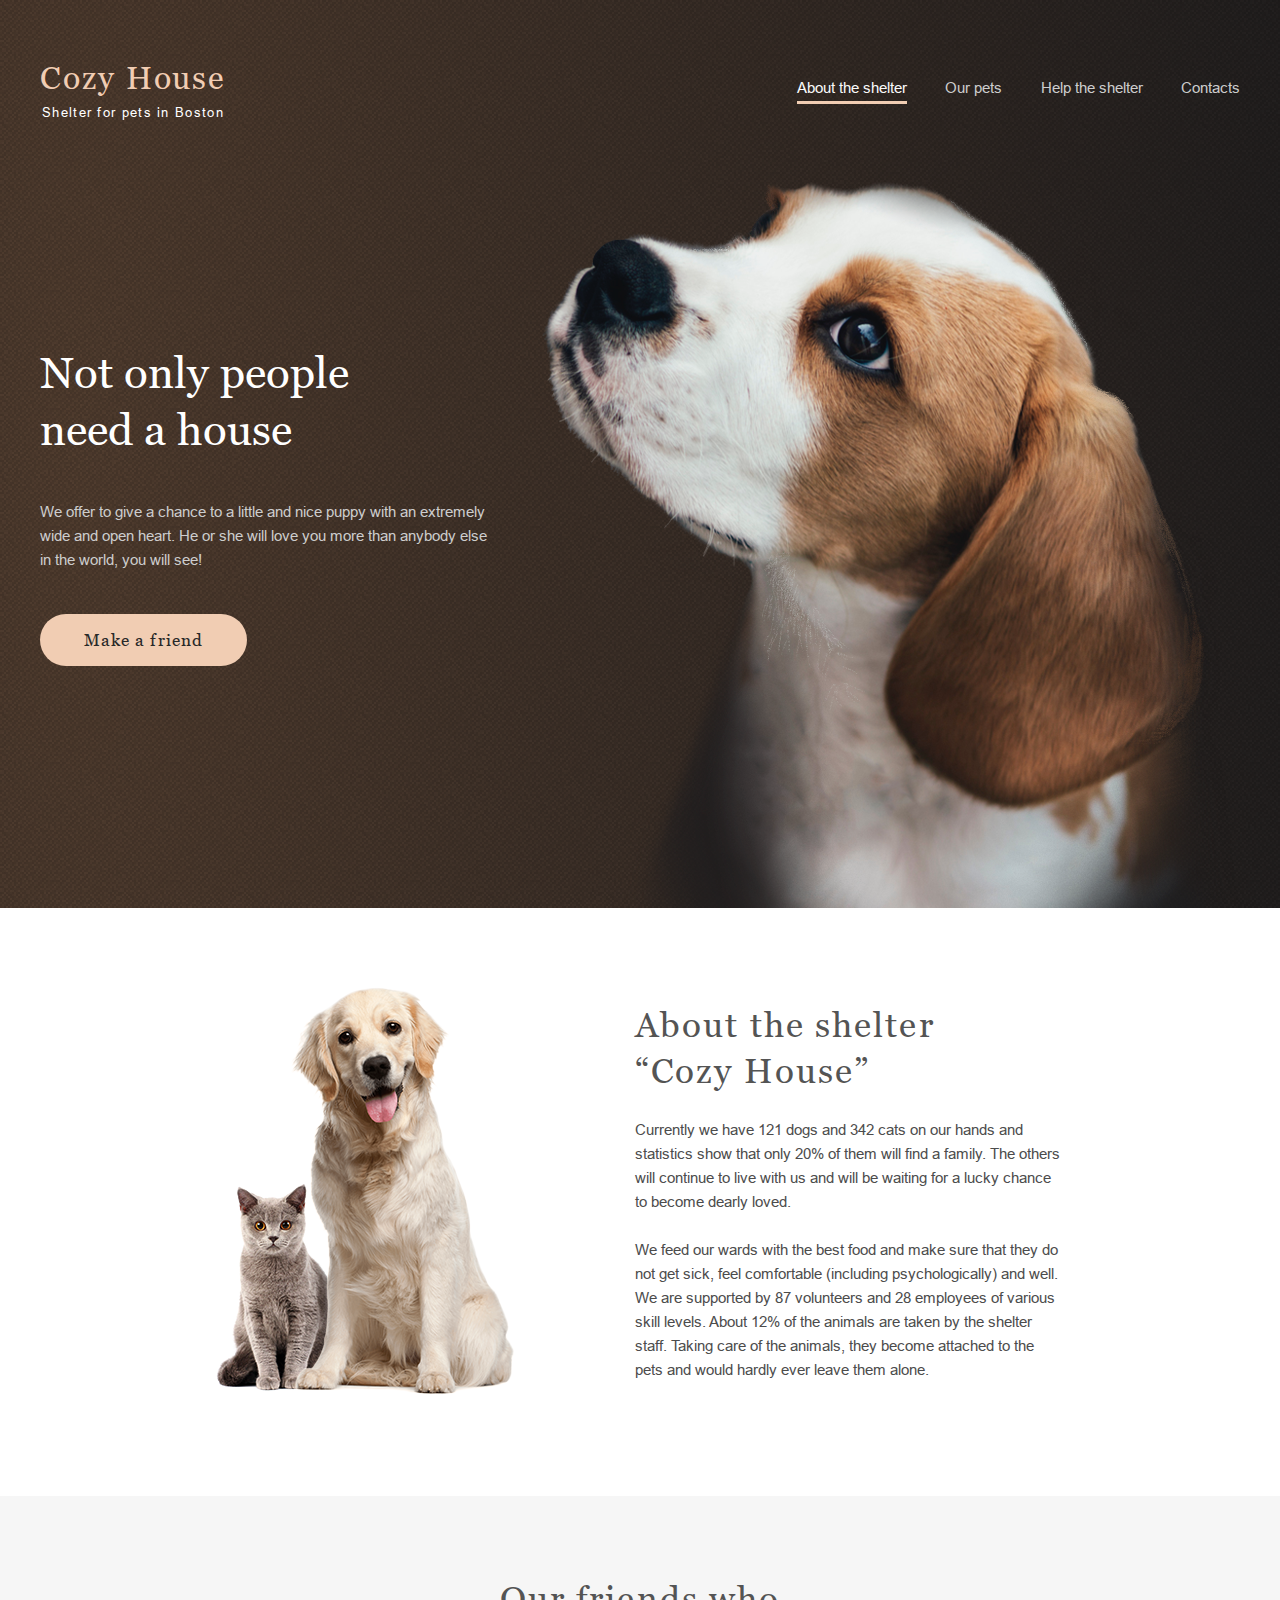
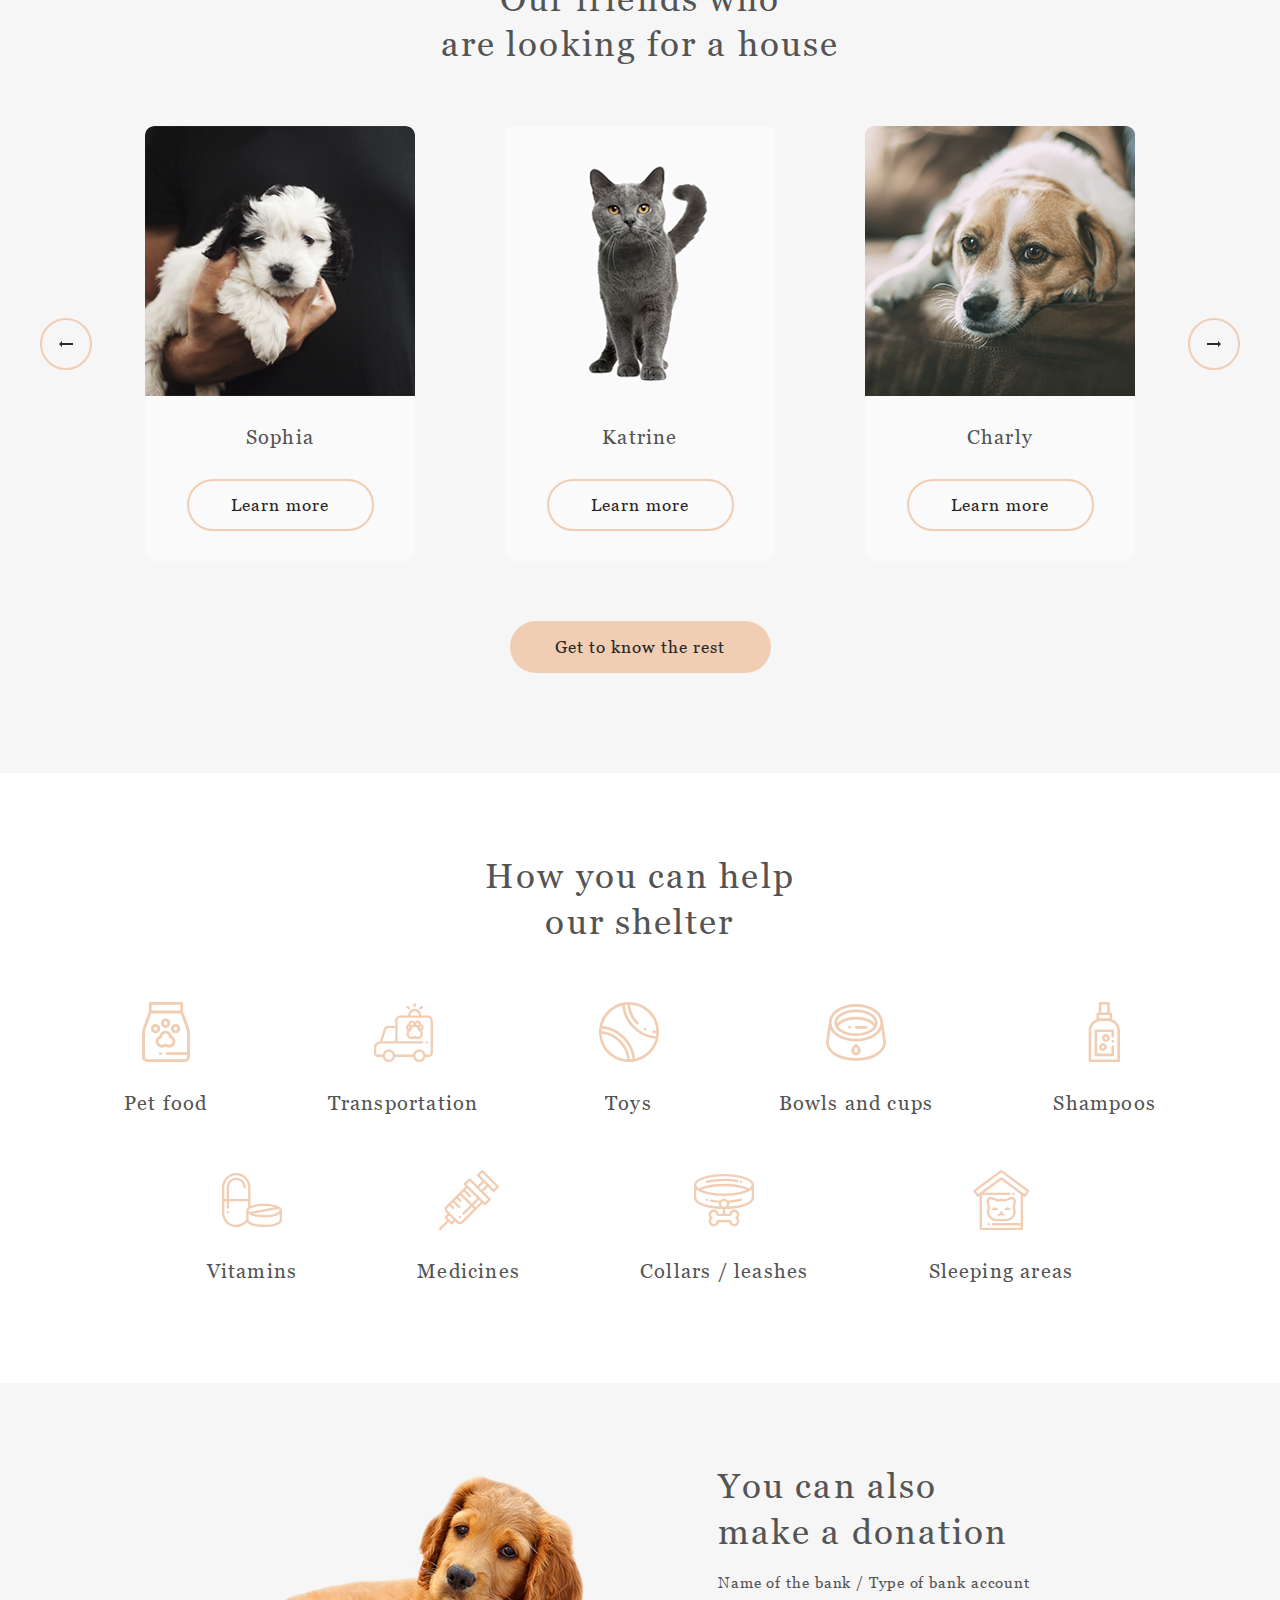
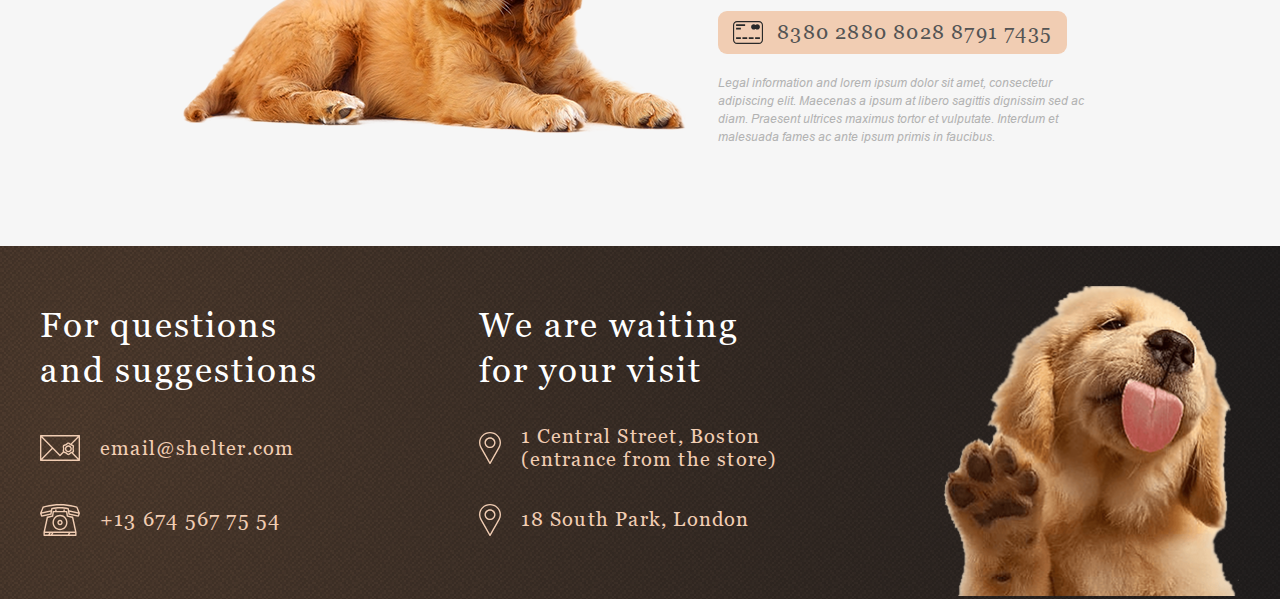
<file: pages/main/index.html>
<!DOCTYPE html>
<html lang="en">
<head>
    <meta charset="UTF-8">
    <meta http-equiv="X-UA-Compatible" content="IE=edge">
    <meta name="viewport" content="width=device-width, initial-scale=1">
    <link rel="stylesheet" href="./style.css">
    <title>Main</title>
</head>
<body>
    <div class="head">
        <header class="header">
            <div class="container header-container">
                <div class="header-content">
                    <a class="logo-linq" href="#"><div class="logo">
                        <h1>Cozy House</h1>
                        <p class="logo-text">Shelter for pets in Boston</p>
                    </div></a>
                    <nav class="nav">
                        <ul class="nav-items">
                            <li class="nav-item"><a href="#" class="nav-link active">About the shelter</a></li>
                            <li class="nav-item"><a href="../pets/index.html" class="nav-link">Our pets</a></li>
                            <li class="nav-item"><a href="#help" class="nav-link">Help the shelter</a></li>
                            <li class="nav-item"><a href="#contacts" class="nav-link">Contacts</a></li>
                        </ul>
                    </nav>
                    <div class="header-burger">
                        <span class="burger-line burger-line1"></span>
                        <span class="burger-line burger-line2"></span>
                        <span class="burger-line burger-line3"></span>
                    </div>
                </div>
            </div>
        </header>
        <section class="notonly">
            <div class="container notonly-container">
                <div class="notonly-content">
                    <div class="notonly-info">
                        <h2 class="notonly-title">Not only people<br> need a house</h2>
                        <p class="notonly-text">We offer to give a chance to a little and nice puppy with an extremely wide and open heart. He or she will love you more than anybody else in the world, you will see!</p>
                        <a href="#ourfriends"><button class="notonly-btn">Make a friend</button></a>
                    </div>
                    <div class="notonly-image">
                        <img class="notonly-img" src="../../assets/images/start-screen-puppy.png" alt="sobchak">
                    </div>
                </div>
            </div>
        </section>
        <div class="overlay"></div>
    </div>

    <main class="main">
        <section class="about">
            <div class="container about-container">
                <div class="about-image">
                    <img src="../../assets/images/about-pets.png" alt="sobchak i kot">
                </div>
                <div class="about-info">
                    <h2 class="title about-title">About the shelter<br> “Cozy House”</h2>
                    <p class="about-text">Currently we have 121 dogs and 342 cats on our hands and statistics show that only 20% of them will find a family. The others will continue to live with us and will be waiting for a lucky chance to become dearly loved.</p>
                    <p class="about-text">We feed our wards with the best food and make sure that they do not get sick, feel comfortable (including psychologically) and well. We are supported by 87 volunteers and 28 employees of various skill levels. About 12% of the animals are taken by the shelter staff. Taking care of the animals, they become attached to the pets and would hardly ever leave them alone.</p>
                </div>
            </div>
        </section>
        <section id="ourfriends" class="ourfriends">
            <div class="container ourfriends-container">
                <h2 class="title ourfriends-title">Our friends who<br> are looking for a house</h2>
                <div class="slider">
                    <div class="slider-arrow slider-left"></div>
                    <div class="slider-content">
                        <div class="items">
                            <div class="slider-items" id="item-left">
                                <div class="slider-item">
                                    <img class="item-img" src="../../assets/images/pets-katrine.jpg" alt="jivotnoe">
                                    <h3 class="slider-title">Katrine</h3>
                                    <button class="slider-btn">Learn more</button>
                                </div>
                                <div class="slider-item">
                                    <img class="item-img" src="../../assets/images/pets-jennifer.jpg" alt="jivotnoe">
                                    <h3 class="slider-title">Jennifer</h3>
                                    <button class="slider-btn">Learn more</button>
                                </div>
                                <div class="slider-item">
                                    <img class="item-img" src="../../assets/images/pets-woody.jpg" alt="jivotnoe">
                                    <h3 class="slider-title">Woody</h3>
                                    <button class="slider-btn">Learn more</button>
                                </div>
                            </div>
                            <div class="slider-items" id="item-active">
                                <div class="slider-item">
                                    <img class="item-img" src="../../assets/images/pets-katrine.jpg" alt="jivotnoe">
                                    <h3 class="slider-title">Katrine</h3>
                                    <button class="slider-btn">Learn more</button>
                                </div>
                                <div class="slider-item">
                                    <img class="item-img" src="../../assets/images/pets-jennifer.jpg" alt="jivotnoe">
                                    <h3 class="slider-title">Jennifer</h3>
                                    <button class="slider-btn">Learn more</button>
                                </div>
                                <div class="slider-item">
                                    <img class="item-img" src="../../assets/images/pets-woody.jpg" alt="jivotnoe">
                                    <h3 class="slider-title">Woody</h3>
                                    <button class="slider-btn">Learn more</button>
                                </div>
                            </div>
                            <div class="slider-items" id="item-right">
                                <div class="slider-item">
                                    <img class="item-img" src="../../assets/images/pets-katrine.jpg" alt="jivotnoe">
                                    <h3 class="slider-title">Katrine</h3>
                                    <button class="slider-btn">Learn more</button>
                                </div>
                                <div class="slider-item">
                                    <img class="item-img" src="../../assets/images/pets-jennifer.jpg" alt="jivotnoe">
                                    <h3 class="slider-title">Jennifer</h3>
                                    <button class="slider-btn">Learn more</button>
                                </div>
                                <div class="slider-item">
                                    <img class="item-img" src="../../assets/images/pets-woody.jpg" alt="jivotnoe">
                                    <h3 class="slider-title">Woody</h3>
                                    <button class="slider-btn">Learn more</button>
                                </div>
                            </div>
                        </div>
                        
                    </div>
                    
                    <div class="slider-arrow slider-right"></div>
                </div>
                <a href="../pets/index.html"><button class="getknow-btn">Get to know the rest</button></a>
            </div>
        </section>
        <section id="help" class="help">
            <div class="container help-container">
                <h2 class="title help-title">How you can help<br> our shelter</h2>
                <div class="help-items">
                    <div class="help-item help-food">
                        <div class="help-logo logo-food"></div>
                        <h3 class="item-title">Pet food</h3>
                    </div>
                    <div class="help-item help-transport">
                        <div class="help-logo logo-transport"></div>
                        <h3 class="item-title">Transportation</h3>
                    </div>
                    <div class="help-item help-toys">
                        <div class="help-logo logo-toys"></div>
                        <h3 class="item-title">Toys</h3>
                    </div>
                    <div class="help-item help-bowl">
                        <div class="help-logo logo-bowl"></div>
                        <h3 class="item-title">Bowls and cups</h3>
                    </div>
                    <div class="help-item help-shamp">
                        <div class="help-logo logo-shamp"></div>
                        <h3 class="item-title">Shampoos</h3>
                    </div>
                    <div class="help-item help-vitam">
                        <div class="help-logo logo-vitam"></div>
                        <h3 class="item-title">Vitamins</h3>
                    </div>
                    <div class="help-item help-medi">
                        <div class="help-logo logo-medi"></div>
                        <h3 class="item-title">Medicines</h3>
                    </div>
                    <div class="help-item help-collar">
                        <div class="help-logo logo-collar"></div>
                        <h3 class="item-title">Collars / leashes</h3>
                    </div>
                    <div class="help-item help-area">
                        <div class="help-logo logo-area"></div>
                        <h3 class="item-title">Sleeping areas</h3>
                    </div>
                </div>
            </div>
        </section>
        <section class="donation">
            <div class="container donation-container">
                <div class="donation-content">
                    <img src="../../assets/images/donation-dog.png" alt="donat sebek" height="261px" class="donation-image">
                    <div class="donation-info">
                        <h2 class="title donation-title">You can also<br> make a donation</h2>
                        <p class="bank-info">Name of the bank / Type of bank account</p>
                        <a class="card-linq" href="##"><div class="donation-card">
                            <div class="card-ico"></div>
                            <p class="card-number">8380 2880 8028 8791 7435</p>
                        </div></a>
                        <p class="donation-text">Legal information and lorem ipsum dolor sit amet, consectetur adipiscing elit. Maecenas a ipsum at libero sagittis dignissim sed ac diam. Praesent ultrices maximus tortor et vulputate. Interdum et malesuada fames ac ante ipsum primis in faucibus.</p>
                    </div>
                </div>
            </div>
        </section>
        <div class="modal">
            <div class="modal-card">
                <div class="card-close"></div>
                <div class="card-img"></div>
                <div class="card-info">
                    <div class="card-title">
                        <h2 class="card-name">Jennifer</h2>
                        <p class="pet-type"><span class="type">Dog</span> - <span class="breed">Labrador</span></p>
                    </div>
                    <p class="card-text">Jennifer is a sweet 2 months old Labrador that is patiently waiting to find a new forever home. This girl really enjoys being able to go outside to run and play, but won't hesitate to play up a storm in the house if she has all of her favorite toys.</p>
                    <ul class="card-list">
                        <li class="card-item"><span>Age:</span> <span id="age">2 months</span></li>
                        <li class="card-item"><span>Inoculations:</span> <span id="inoculations">none</span></li>
                        <li class="card-item"><span>Diseases:</span> <span id="diseases">none</span></li>
                        <li class="card-item"><span>Parasites:</span> <span id="parasites">none</span></li>
                    </ul>
                </div>
            </div>
        </div>
    </main>
    <footer id="contacts" class="footer">
        <div class="container footer-container">
            <div class="footer-questions">
                <h2 class="title footer-title">For questions and suggestions</h2>
                <a class="questions-linq" href="mailto:email@shelter.com"><div class="footer-item footer-email">
                    <div class="footer-icon email-icon"></div>
                    <p class="footer-text">email@shelter.com</p>
                </div></a>
                <a class="questions-linq" href="tel:+13 674 567 75 54"><div class="footer-item footer-telephone">
                    <div class="footer-icon telephone-icon"></div>
                    <p class="footer-text">+13 674 567 75 54</p>
                </div></a>
            </div>
            <div class="footer-map">
                <h2 class="title footer-title">We are waiting for your visit</h2>
                <a class="map-linq" href="https://goo.gl/maps/oURmepagG1ccdtEH7" target="_blank"><div class="footer-item map-item">
                    <div class="footer-icon map-icon"></div>
                    <p class="footer-text">1 Central Street, Boston (entrance from the store)</p>
                </div></a>
                <a class="map-linq" href="https://goo.gl/maps/WHrEJUTaGntoEvLH7" target="_blank"><div class="footer-item map-item">
                    <div class="footer-icon map-icon"></div>
                    <p class="footer-text">18 South Park, London </p>
                </div></a>
            </div>
            <div class="footer-image">
                <img src="../../assets/images/footer-puppy.png" alt="sobchak">
            </div>
        </div>
    </footer>
    <script type="module" src="./script.js"></script>
</body>
</html>
</file>
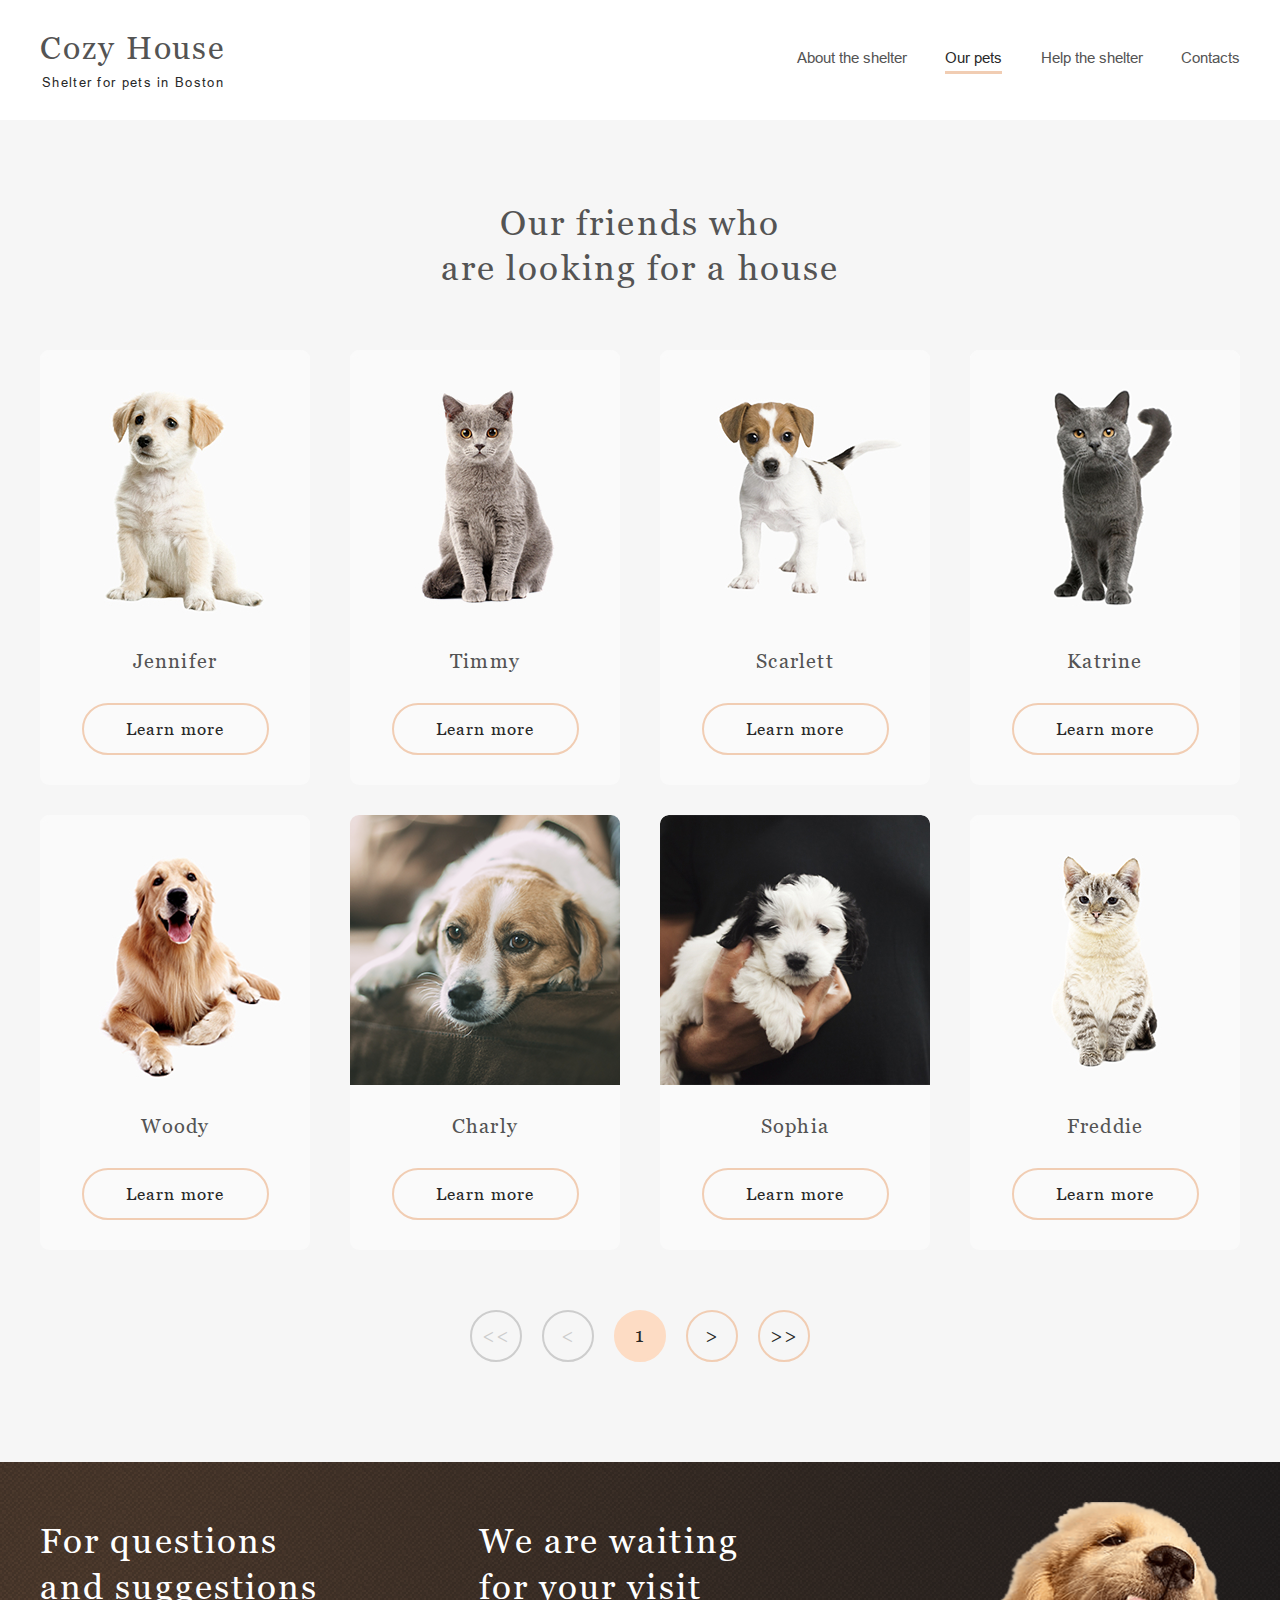
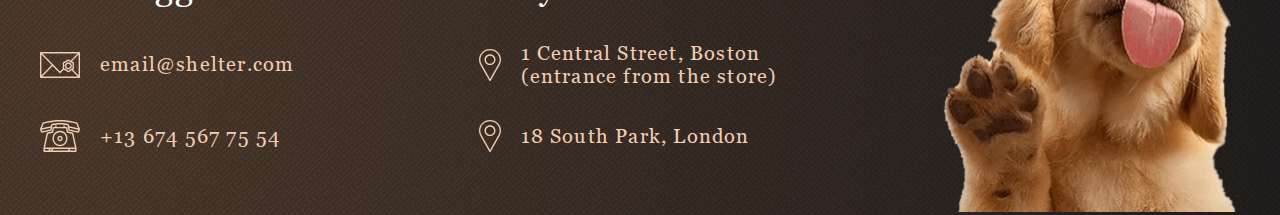
<file: pages/pets/index.html>
<!DOCTYPE html>
<html lang="en">
<head>
    <meta charset="UTF-8">
    <meta http-equiv="X-UA-Compatible" content="IE=edge">
    <meta name="viewport" content="width=device-width, initial-scale=1.0">
    <link rel="stylesheet" href="./style.css">
    <title>Our Pets</title>
</head>
<body>
    <header class="header">
        <div class="container header-container">
            <div class="header-content">
                <a class="logo-linq" href="../main/index.html"><div class="logo">
                    <h1>Cozy House</h1>
                    <p class="logo-text">Shelter for pets in Boston</p>
                </div></a>
                <nav class="nav">
                    <ul class="nav-items">
                        <li class="nav-item"><a href="../main/index.html" class="nav-link">About the shelter</a></li>
                        <li class="nav-item"><a href="#" class="nav-link active">Our pets</a></li>
                        <li class="nav-item"><a href="../main/index.html#help" class="nav-link">Help the shelter</a></li>
                        <li class="nav-item"><a href="#contacts" class="nav-link">Contacts</a></li>
                    </ul>
                </nav>
                <div class="header-burger">
                    <span class="burger-line burger-line1"></span>
                    <span class="burger-line burger-line2"></span>
                    <span class="burger-line burger-line3"></span>
                </div>
            </div>
        </div>
        <div class="overlay"></div>
    </header>
    <main class="main">
        <section class="ourfriends">
            <div class="container ourfriends-container">
                <h2 class="title ourfriends-title">Our friends who<br> are looking for a house</h2>
                <div class="ourfriends-items">
                    <div class="ourfriends-item">
                        <img class="item-img" src="../../assets/images/pets-katrine.jpg" alt="jivotnoe">
                        <h3 class="item-title">Katrine</h3>
                        <button class="ourfriends-btn">Learn more</button>
                    </div>
                    <div class="ourfriends-item">
                        <img class="item-img" src="../../assets/images/pets-jennifer.jpg" alt="jivotnoe">
                        <h3 class="item-title">Jennifer</h3>
                        <button class="ourfriends-btn">Learn more</button>
                    </div>
                    <div class="ourfriends-item">
                        <img class="item-img" src="../../assets/images/pets-woody.jpg" alt="jivotnoe">
                        <h3 class="item-title">Woody</h3>
                        <button class="ourfriends-btn">Learn more</button>
                    </div>
                    <div class="ourfriends-item">
                        <img class="item-img" src="../../assets/images/pets-sophia.jpg" alt="jivotnoe">
                        <h3 class="item-title">Sophia</h3>
                        <button class="ourfriends-btn">Learn more</button>
                    </div>
                    <div class="ourfriends-item">
                        <img class="item-img" src="../../assets/images/pets-timmy.jpg" alt="jivotnoe">
                        <h3 class="item-title">Timmy</h3>
                        <button class="ourfriends-btn">Learn more</button>
                    </div>
                    <div class="ourfriends-item">
                        <img class="item-img" src="../../assets/images/pets-charly.jpg" alt="jivotnoe">
                        <h3 class="item-title">Charly</h3>
                        <button class="ourfriends-btn">Learn more</button>
                    </div>
                    <div class="ourfriends-item">
                        <img class="item-img" src="../../assets/images/pets-scarlett.jpg" alt="jivotnoe">
                        <h3 class="item-title">Scarlett</h3>
                        <button class="ourfriends-btn">Learn more</button>
                    </div>
                    <div class="ourfriends-item">
                        <img class="item-img" src="../../assets/images/pets-freddie.jpg" alt="jivotnoe">
                        <h3 class="item-title">Freddie</h3>
                        <button class="ourfriends-btn">Learn more</button>
                    </div>
                </div>
                <div class="ourfriends-buttons">
                    <div class="ourfriends-button left-btns non-active"><<</div>
                    <div class="ourfriends-button left-btns non-active"><</div>
                    <div class="ourfriends-button number-button">1</div>
                    <div class="ourfriends-button right-btns">></div>
                    <div class="ourfriends-button right-btns">>></div>
                </div>
            </div>
        </section>
        <div class="modal">
            <div class="modal-card">
                <div class="card-close"></div>
                <div class="card-img"></div>
                <div class="card-info">
                    <div class="card-title">
                        <h2 class="card-name">Jennifer</h2>
                        <p class="pet-type"><span class="type">Dog</span> - <span class="breed">Labrador</span></p>
                    </div>
                    <p class="card-text">Jennifer is a sweet 2 months old Labrador that is patiently waiting to find a new forever home. This girl really enjoys being able to go outside to run and play, but won't hesitate to play up a storm in the house if she has all of her favorite toys.</p>
                    <ul class="card-list">
                        <li class="card-item"><span>Age:</span> <span id="age">2 months</span></li>
                        <li class="card-item"><span>Inoculations:</span> <span id="inoculations">none</span></li>
                        <li class="card-item"><span>Diseases:</span> <span id="diseases">none</span></li>
                        <li class="card-item"><span>Parasites:</span> <span id="parasites">none</span></li>
                    </ul>
                </div>
            </div>
        </div>
    </main>
    <footer id="contacts" class="footer">
        <div class="container footer-container">
            <div class="footer-questions">
                <h2 class="title footer-title">For questions and suggestions</h2>
                <a class="questions-linq" href="mailto:email@shelter.com"><div class="footer-item footer-email">
                    <div class="footer-icon email-icon"></div>
                    <p class="footer-text">email@shelter.com</p>
                </div></a>
                <a class="questions-linq" href="tel:+13 674 567 75 54"><div class="footer-item footer-telephone">
                    <div class="footer-icon telephone-icon"></div>
                    <p class="footer-text">+13 674 567 75 54</p>
                </div></a>
            </div>
            <div class="footer-map">
                <h2 class="title footer-title">We are waiting for your visit</h2>
                <a class="map-linq" href="https://goo.gl/maps/oURmepagG1ccdtEH7" target="_blank"><div class="footer-item map-item">
                    <div class="footer-icon map-icon"></div>
                    <p class="footer-text">1 Central Street, Boston (entrance from the store)</p>
                </div></a>
                <a class="map-linq" href="https://goo.gl/maps/WHrEJUTaGntoEvLH7" target="_blank"><div class="footer-item map-item">
                    <div class="footer-icon map-icon"></div>
                    <p class="footer-text">18 South Park, London </p>
                </div></a>
            </div>
            <div class="footer-image">
                <img src="../../assets/images/footer-puppy.png" alt="sobchak">
            </div>
        </div>
    </footer>
    <script type="module" src="./script.js"></script>
</body>
</html>
</file>
<file: pages/main/style.css>
@font-face {
    font-family: Arial;
    src: url("../../assets/fonts/arial/arial-regular.ttf");
}

@font-face {
    font-family: 'Arial Italic';
    src: url("../../assets/fonts/arial/arial-italic.ttf");
}

@font-face {
    font-family: Georgia;
    src: url("../../assets/fonts/georgia/georgia-regular.ttf");
}

*{
    padding: 0;
    margin: 0;
    box-sizing: border-box;
}
html{
    scroll-behavior: smooth;
}
body{
    font-family: 'Georgia';
}

.body-hidden {
    overflow: hidden;
}

.head {
    position: relative;
    background: url('../../assets/images/noise_lines_transparent.png'), radial-gradient(110.67% 538.64% at 5.73% 50%, #513D2F 0%, #1A1A1C 100%), #211F20;
}

.container{
    max-width: 1280px;
    margin: 0 auto;
    padding: 0 40px;
}

.header-container {
    height: 120px;
    padding-top: 60px;
}

.header-content{
    height: 60px;
    display: flex;
    justify-content: space-between;
    align-items: center;
}
.logo-linq{
    text-decoration: none;
}
.logo{
    position: relative;
    display: flex;
    flex-direction: column;
    justify-content: space-between;
    flex-wrap: wrap;
    width: 186px;
    height: 60px;
    transition: 0.5s ease-in;
}
h1{
    font-weight: normal;
    font-size: 32px;
    color: #F1CDB3;
    letter-spacing: 0.06em;
    line-height: 35px;
}
.logo-text{
    font-family: 'Arial';
    font-size: 13px;
    letter-spacing: 0.1em;
    color: #FFFFFF;
    text-align: center;
    width: 100%;
    line-height: 15px;
}
.nav {
    width: 443px;
    height: 24px;
}
.nav-items {
    display: flex;
    justify-content: space-between;
    list-style-type: none;
}

.nav-link {
    font-family: 'Arial';
    text-decoration: none;
    font-size: 15px;
    color: #CDCDCD;
    transition: 0.3s;
}
.nav-link:hover{
    color: #FAFAFA;
}

.active{
    color: #FAFAFA;
    position: relative;
}
.active::after{
    content: '';
    position: absolute;
    bottom: -8px;
    left: 0;
    width: 100%;
    height: 3px;
    background-color: #F1CDB3;
}

.header-burger {
    width: 30px;
    height: 22px;
    position: relative;
    margin-right: 43px;
    display: none;
    z-index: 11;
    transition: 0.3s;
}
.burger-open{
    transform: rotate(90deg);
}
.burger-line {
    display: block;
    width: 100%;
    height: 2px;
    background-color: #F1CDB3;
    position: absolute;
    left: 0;
    transition: 0.3s;
}
.burger-line1 {
    top: 0;
}
.burger-line2 {
    top: 10px;
}

.burger-line3{
    bottom: 0;
}

.overlay{
    position: fixed;
    width: 100vw;
    height: 100vh;
    background: rgba(41, 41, 41, 0.6);
    transform: translateX(100%);
    transition: 0.5s ease-in;
}

.notonly-container{
    height: 788px;
    padding-top: 60px;
}

.notonly-content{
    display: flex;
    flex-wrap: wrap;
    justify-content: space-between;
    align-items: center;
}
.notonly-info{
    position: relative;
    bottom: 41px;
    width: 460px;
    height: 322px;
    display: flex;
    flex-wrap: wrap;
    align-content: space-between;
}

.notonly-title{
    width: 100%;
    font-weight: 400;
    font-size: 44px;
    line-height: 130%;
    color: #FFFFFF;
}

.notonly-text{
    font-family: 'Arial';
    font-weight: 400;
    font-size: 15px;
    line-height: 160%;
    color: #CDCDCD;
}

.notonly-btn{
    font-family: 'Georgia';
    width: 207px;
    height: 52px;
    background: #F1CDB3;
    color: #292929;
    border: none;
    border-radius: 100px;
    font-size: 17px;
    letter-spacing: 0.06em;
    cursor: pointer;
    transition: 0.3s;
}
.notonly-btn:hover{
    background: #FDDCC4;
}
.about-container{
    height: 588px;
    padding-top: 80px;
    padding-bottom: 100px;
    display: flex;
    justify-content: center;
    align-items: center;
}

.about-image {
    margin-right: 120px;
}
.about-info {
    width: 430px;
    height: 380px;
    display: flex;
    align-content: space-between;
    flex-wrap: wrap;
}
.title {
    font-family: 'Georgia';
    font-weight: 400;
    font-size: 35px;
    line-height: 130%;
    color: #545454;
    letter-spacing: 0.06em;
}
.about-text {
    font-family: 'Arial';
    font-weight: 400;
    font-size: 15px;
    line-height: 160%;
    color: #4C4C4C;
}

.ourfriends {
    background: #F6F6F6;
}
.ourfriends-container {
    padding-top: 80px;
    padding-bottom: 100px;
    height: 877px;
    display: flex;
    flex-wrap: wrap;
    justify-content: center;
    align-content: space-between;
}
.ourfriends-title {
    width: 400px;
    line-height: 45px;
    text-align: center;
}
.slider {
    display: flex;
    width: 100%;
    align-items: center;
    justify-content: space-between;
}
.slider-arrow{
    width: 52px;
    height: 52px;
    border: 2px solid #F1CDB3;
    border-radius: 50%;
    cursor: pointer;
    transition: 0.3s;
}
.slider-arrow:hover{
    border-color: #FDDCC4;
    background-color: #FDDCC4;
}
.slider-left {
    background-image: url('../../assets/icons/arrow.svg');
    background-repeat: no-repeat;
    background-position: center;
}
.slider-content{
    
    display: flex;
    width: 990px;
    overflow: hidden;
}
.items{
    position: relative;
    left: -990px;
    display: flex;
}
.slider-items {
    width: 990px;
    display: flex;
    column-gap: 90px;
}
.slider-item {
    width: 270px;
    height: 435px;
    background: #FAFAFA;
    border-radius: 9px;
    padding-bottom: 30px;
    display: flex;
    flex-direction: column;
    justify-content: space-between;
    align-items: center;
    cursor: pointer;
    transition: 0.3s;
}
.slider-item:hover{
    background: #FFFFFF;
    box-shadow: 0px 2px 35px 14px rgba(13, 13, 13, 0.04);
}
.slider-item:hover .slider-btn{
    background-color: #FDDCC4;
    border-color: #FDDCC4;
}
.item-img{
    border-top-left-radius: 9px;
    border-top-right-radius: 9px;
}
.slider-title {
    font-family: 'Georgia';
    font-weight: 400;
    font-size: 20px;
    line-height: 23px;
    letter-spacing: 0.06em;
    color: #545454;
}
.slider-btn {
    width: 187px;
    height: 52px;
    border: 2px solid #F1CDB3;
    border-radius: 100px;
    background: transparent;
    font-family: 'Georgia';
    font-size: 17px;
    letter-spacing: 0.06em;
    color: #292929;
    cursor: pointer;
    transition: 0.3s;
}
.slider-btn:hover{
    background-color: #FDDCC4;
    border-color: #FDDCC4;
}
.slider-right {
    background-image: url('../../assets/icons/arrow.svg');
    background-repeat: no-repeat;
    background-position: center;
    transform: rotate(180deg);
}
.getknow-btn {
    width: 261px;
    height: 52px;
    background: #F1CDB3;
    border-radius: 100px;
    font-family: 'Georgia';
    font-size: 17px;
    letter-spacing: 0.06em;
    color: #292929;
    border: none;
    cursor: pointer;
    transition: 0.3s;
}
.getknow-btn:hover{
    background-color: #FDDCC4;
}
.help-container {
    padding-top: 80px;
    padding-bottom: 100px;
}
.help-title{
    text-align: center;
    margin-bottom: 58px;
}
.item-title {
    font-family: 'Georgia';
    font-style: normal;
    font-weight: 400;
    font-size: 20px;
    line-height: 115%;
    letter-spacing: 0.06em;
    color: #545454;
}
.help-items {
    width: 100%;
    height: 281px;
    display: flex;
    flex-wrap: wrap;
    justify-content: center;
    column-gap: 120px;
    row-gap: 55px;
}
.help-item {
    height: 113px;
    display: flex;
    flex-direction: column;
    justify-content: space-between;
    align-items: center;
}
.help-logo{
    width: 60px;
    height: 60px;
    background-repeat: no-repeat;
    background-size: contain;
    background-position: center;
}
.logo-food {
    background-image: url('../../assets/icons/icon-pet-food.svg');
}
.logo-transport {
    background-image: url('../../assets/icons/icon-transportation.svg');
}
.logo-toys {
    background-image: url('../../assets/icons/icon-toys.svg');
}
.logo-bowl {
    background-image: url('../../assets/icons/icon-bowls-and-cups.svg');
}
.logo-shamp {
    background-image: url('../../assets/icons/icon-shampoos.svg');
}
.logo-vitam {
    background-image: url('../../assets/icons/icon-vitamins.svg');
}
.logo-medi {
    background-image: url('../../assets/icons/icon-medicines.svg');
}
.logo-collar {
    background-image: url('../../assets/icons/icon-collars-leashes.svg');
}
.logo-area {
    background-image: url('../../assets/icons/icon-sleeping-area.svg');
}

.donation {
    background: #F6F6F6;
}
.donation-container {
    padding: 80px 183px 100px 183px;
}
.donation-content {
    display: flex;
    align-items: center;
}
.donation-info{
    width: 380px;
}
.donation-image {
    margin-right: 30px;
}
.bank-info {
    margin: 20px 0;
    font-family: 'Georgia';
    font-size: 15px;
    line-height: 110%;
    letter-spacing: 0.06em;
    color: #545454;
}
.card-linq{
    text-decoration: none;
}
.donation-card {
    margin-bottom: 20px;
    max-width: 349px;
    display: flex;
    justify-content: space-between;
    padding: 10px 15px;
    background: #F1CDB3;
    border-radius: 9px;
    transition: 0.3s;
}
.donation-card:hover{
    background: #FDDCC4;
}
.card-ico{
    width: 30px;
    height: 23px;
    background-image: url('../../assets/icons/credit-card.svg');
}
.card-number {
    font-family: 'Georgia';
    font-size: 20px;
    line-height: 115%;
    letter-spacing: 0.06em;
    color: #545454;
}
.donation-text {
    font-family: 'Arial Italic';
    font-size: 12px;
    line-height: 18px;
    color: #B2B2B2;
}

.modal {
    position: fixed;
    top: 0;
    left: 0;
    display: flex;
    justify-content: center;
    align-items: center;
    width: 100vw;
    height: 100vh;
    background: rgba(41, 41, 41, 0.6);
    display: none;
}
.modal-block{
    display: flex;
    animation-name: modal-anim;
    animation-duration: 0.7s;
}
.modal-card {
    position: relative;
    width: 900px;
    height: 500px;
    display: flex;
    column-gap: 30px;
    box-shadow: 0px 2px 35px 14px rgba(13, 13, 13, 0.04);
    border-radius: 9px;
    background: #FAFAFA;
}
.card-close{
    position: absolute;
    right: -42px;
    top: -53px;
    width: 52px;
    height: 52px;
    border-radius: 50%;
    border: 2px solid #F1CDB3;
    background-image: url('../../assets/icons/vector.svg');
    background-position: center;
    background-repeat: no-repeat;
    cursor: pointer;
    transition: 0.3s;
}
.card-close:hover{
    border-color: #FDDCC4;
    background-color: #FDDCC4;
}
.close-hover{
    border-color: #FDDCC4;
    background-color: #FDDCC4;
}
.card-img {
    width: 500px;
    height: 500px;
    border-radius: 9px 0px 0px 9px;
    background-image: url('../../assets/images/pets-jennifer.jpg');
    background-position: center;
    background-size: contain;
    background-repeat: no-repeat;
}
.card-info {
    margin-top: 50px;
    width: 351px;
    display: flex;
    flex-direction: column;
    row-gap: 40px;
}

.card-name {
    font-weight: 400;
    font-size: 35px;
    line-height: 130%;
    letter-spacing: 0.06em;
    color: #000000;
    margin-bottom: 10px;
}
.pet-type{
    font-size: 20px;
    line-height: 115%;
    letter-spacing: 0.06em;
    color: #000000;
}
.card-text {
    font-size: 15px;
    line-height: 115%;
    letter-spacing: 0.06em;
    color: #000000;
}
.card-list {
    list-style: none;
    display: flex;
    flex-direction: column;
    row-gap: 11px;
}
.card-item {
    padding-left: 14px;
    position: relative;
    font-weight: 700;
    font-size: 15px;
    line-height: 110%;
    letter-spacing: 0.06em;
    color: #000000;
}

.card-item::before{
    content: '';
    display: block;
    position: absolute;
    top: 5px;
    left: 0;
    width: 4px;
    height: 4px;
    border-radius: 50%;
    background: #F1CDB3;
}

#age, #inoculations, #diseases, #parasites {
    font-weight: 400;
}

.footer {
    background: url('../../assets/images/noise_lines_transparent.png'), radial-gradient(110.67% 538.64% at 5.73% 50%, #513D2F 0%, #1A1A1C 100%), #211F20;
}
.footer-container {
    padding: 40px 40px 0 40px;
    display: flex;
    justify-content: space-between;
}
.footer-questions {
    padding-top: 16px;
    max-width: 279px;
    max-height: 250px;
    display: flex;
    flex-direction: column;
    justify-content: space-between;
}
.footer-title{
    color: #FFFFFF;
}
.footer-icon{
    background-size: contain;
    background-repeat: no-repeat;
    background-position: center;
    flex-shrink: 0;
}
.email-icon {
    width: 40px;
    height: 32px;
    background-image: url('../../assets/icons/icon-email.svg');
}
.footer-text{
    font-family: 'Georgia';
    font-size: 20px;
    line-height: 115%;
    letter-spacing: 0.06em;
    color: #F1CDB3;
}
.telephone-icon {
    width: 40px;
    height: 32px;
    background-image: url('../../assets/icons/icon-phone.svg');
}
.footer-item{
    display: flex;
    column-gap: 20px;
    align-items: center;
}
.footer-map {
    display: flex;
    flex-direction: column;
    justify-content: space-between;
    padding-top: 16px;
    max-width: 302px;
    max-height: 250px;
}
.map-icon {
    width: 22px;
    height: 32px;
    background-image: url('../../assets/icons/icon-marker.svg');
}
.questions-linq{
    text-decoration: none;
}
.map-linq{
    text-decoration: none;
}
@keyframes move-right {
    from {left: -990px;}
    to {left: -1980px;}
}
.transition-right {
    animation-name: move-right;
    animation-duration: 1s;
}

@keyframes move-left {
    from {left: -990px;}
    to {left: 0px;}
}

@keyframes modal-anim {
    from {opacity: 0;}
    to {opacity: 1;}
}

.transition-left {
    animation-name: move-left;
    animation-duration: 1s;
}


@media (max-width: 1279px){
    .container{
        padding-left: 30px;
        padding-right: 30px;
    }
    .header-container{
        height: 90px;
        padding-top: 30px;
    }
    .notonly-container{
        height: auto;
        padding-top: 60px;
        display: flex;
        justify-content: center;
        align-items: flex-end;
    }
    .notonly-content{
        width: 569px;
        flex-direction: column;
        justify-content: center;
        row-gap: 100px;
    }
    .notonly-info{
        position: static;
        justify-content: center;
    }
    .notonly-image{
        height: 593px;
        position: relative;
        left: calc(50% - 569px/2 + 70px);
    }
    .notonly-img{
        width: 569px;
        height: 593px;
    }
    .about-container{
        height: auto;
        flex-direction: column;
        row-gap: 80px;
    }
    .about-image {
        margin-right: 0;
        order: 1;
    }
    .ourfriends-container{
        padding-top: 78px;
        row-gap: 60px;
        height: auto;
    }
    .slider{
        justify-content: center;
        column-gap: 12px;
    }
    .slider-content{
        width: 580px;
    }
    .items{
        left: -580px;
    }
    .slider-items{
        width: 580px;
        justify-content: center;
        column-gap: 40px;
    }
    .slider-item:last-child{
        display: none;
    }
    .help-container{
        padding-left: 69px;
        padding-right: 69px;
        display: flex;
        flex-direction: column;
        justify-content: center;
        align-items: center;
        row-gap: 57px;
    }
    .help-title{
        margin-bottom: 0;
    }
    .help-items {
        width: 630px;
        height: auto;
        column-gap: 60px;
    }
    .help-item{
        width: 170px;
    }
    .donation-container {
        padding-left: 131px;
        padding-right: 132px;
        display: flex;
        justify-content: center;
    }
    .donation-content {
        width: 505px;
        flex-wrap: wrap;
        justify-content: center;
        row-gap: 60px;
    }
    .donation-image {
        margin-right: 0;
        order: 1;
    }
    .footer-container {
        padding-top: 14px;
        padding-left: calc((100% - 650px) / 2);
        padding-right: calc((100% - 650px) / 2);
        flex-wrap: wrap;
        justify-content: center;
        column-gap: 60px;
        row-gap: 65px;
    }
    .footer-questions {
        padding-top: 16px;
        width: 279px;
        display: flex;
        flex-direction: column;
        justify-content: center;
        row-gap: 40px;
    }

    .modal-card {
        width: 629px;
        height: 350px;
        column-gap: 11px;
    }
    .card-img {
        width: 350px;
        height: 350px;
    }
    .card-info {
        margin-top: 10px;
        width: 260px;
        row-gap: 20px;
    }
    
    .card-text {
        font-size: 13px;
        line-height: 110%;
    }
    .card-list {
        row-gap: 5px;
    }

    @keyframes move-right {
        from {left: -580px;}
        to {left: -1160px;}
    }
    
    @keyframes move-left {
        from {left: -580px;}
        to {left: 0px;}
    }
}

@media (max-width: 767px){
    .body-hidden {
        overflow: hidden;
    }
    .container{
        padding-left: 10px;
        padding-right: 10px;
    }
    .logo-open{
        margin-left: calc(100vw - 320px);
        z-index: 11;
    }
    .nav{
        display: flex;
        align-items: center;
        position: fixed;
        height: 100vh;
        width: 320px;
        top: 0;
        right: 0;
        background: #292929;
        z-index: 10;
        transform: translateX(100%);
        transition: 0.5s;
    }
    .nav-open{
        transform: translateX(0);
    }
    .nav-items{
        margin: auto 0;
        flex-wrap: wrap;
        row-gap: 40px;
        justify-content: center;
        align-items: center;
    }
    .nav-link{
        font-size: 32px;
        line-height: 160%;
    }
    .header-burger{
        display: block;
    }
    .overlay-block{
        display: block;
        top: 0;
        left: 0;
        transform: translateX(0);
    }
    .notonly-title{
        font-size: 25px;
        line-height: 130%;
        text-align: center;
        letter-spacing: 0.06em;
    }
    .notonly-content{
        width: 300px;
        row-gap: 105px;
    }
    .notonly-info{
        width: 300px;
        height: 296px;
    }
    .notonly-text{
        line-height: 160%;
        text-align: center;
    }
    .notonly-image{
        height: 272px;
        left: calc(50% - 260px/2);
    }
    .notonly-img{
        width: 260px;
        height: 271.77px;
    }
    .about-container{
        padding-top: 42px;
        padding-bottom: 38px;
        row-gap: 40px;
    }
    .about-title{
        font-size: 25px;
        line-height: 130%;
        letter-spacing: 0.06em;
        text-align: center;
    }
    .about-info {
        width: 270px;
        height: auto;
        justify-content: center;
    }
    .about-text{
        text-align: justify;
        margin-top: 25px;
        margin-bottom: 22px;
    }
    .about-text:last-child{
        margin-top: 0;
        margin-bottom: 0;
    }
    .about-image{
        width: auto;
        height: auto;
    }
    .about-image img{
        width: 260px;
        height: 354px;
    }
    .ourfriends-container{
        padding-top: 42px;
        padding-bottom: 42px;
        row-gap: 42px;
        padding-left: calc((100% - 300px) / 2);
        padding-right: calc((100% - 300px) / 2);
    }
    .ourfriends-title{
        font-size: 25px;
        line-height: 130%;
    }
    .slider-item:nth-child(2){
        display: none;
    }
    .slider{
        width: 270px;
        flex-wrap: wrap;
        row-gap: 20px;
        column-gap: 80px;
    }
    .slider-content, .slider-items{
        width: 270px;
    }
    .items{
        left: -270px;
    }
    .slider-left{
        order: 2;
    }
    .slider-right{
        order: 3;
    }
    .help-container{
        padding-top: 42px;
        padding-bottom: 42px;
        row-gap: 41px;
        padding-left: calc((100% - 290px) / 2);
        padding-right: calc((100% - 290px) / 2);
    }
    .help-title{
        font-size: 25px;
        line-height: 130%;
    }
    .help-items {
        width: 290px;
        height: auto;
        justify-content: flex-start;
        column-gap: 30px;
        row-gap: 31px;
    }
    .help-item{
        width: 130px;
        height: auto;
        row-gap: 20px;
    }
    .help-logo{
        width: 50px;
        height: 50px;
        background-repeat: no-repeat;
        background-size: contain;
        background-position: center;
    }
    .item-title{
        font-size: 15px;
        line-height: 110%;
    }
    .donation-container{
        padding-top: 40px;
        padding-bottom: 42px;
        padding-left: calc((100% - 300px) / 2);
        padding-right: calc((100% - 300px) / 2);
    }
    .donation-content{
        row-gap: 42px;
    }
    .donation-info{
        width: 300px;
        padding-left: 10px;
        padding-right: 10px;
        display: flex;
        justify-content: center;
        flex-wrap: wrap;
        row-gap: 20px;
    }
    .donation-title{
        font-size: 25px;
        line-height: 130%;
        text-align: center;
    }
    .bank-info{
        line-height: 160%;
        letter-spacing: 0;
        margin: 0;
    }
    .donation-card{
        margin: 0;
        width: 281px;
        align-items: center;
    }
    .card-number{
        font-size: 15px;
        line-height: 110%;
        letter-spacing: 0.06em;
    }
    .donation-text{
        text-align: justify;
    }
    .donation-image{
        width: 260px;
        height: auto;
    }
    .footer-container {
        padding-left: calc((100% - 300px) / 2);
        padding-right: calc((100% - 300px) / 2);
        row-gap: 40px;
    }
    .footer-title{
        padding: 0 15px;
        font-size: 25px;
        line-height: 130%;
        text-align: center;
    }
    .footer-questions {
        align-items: center;
    }
    .footer-map{
        width: 300px;
        height: auto;
        padding: 0;
        row-gap: 38px;
    }
    .footer-image img{
        width: 260px;
        height: auto;
    }

    .modal-card {
        width: 240px;
        height: 341px;
        column-gap: 30px;
        justify-content: center;
        
    }
    .card-name{
        text-align: center;
    }
    .pet-type{
        text-align: center;
    }
    .card-close{
        right: -32px;
        top: -53px;
    }
    .card-img {
        display: none;
    }
    .card-info {
        margin-top: 0;
        width: 220px;
        row-gap: 20px;
    }
    .card-text {
        font-size: 13px;
        line-height: 110%;
        text-align: justify;
    }
    .card-list {
        row-gap: 5px;
        overflow: auto;
    }

    @keyframes move-right {
        from {left: -270px;}
        to {left: -540px;}
    }
    
    @keyframes move-left {
        from {left: -270px;}
        to {left: 0px;}
    }
}
</file>
<file: pages/pets/style.css>
@font-face {
    font-family: Arial;
    src: url("../../assets/fonts/arial/arial-regular.ttf");
}

@font-face {
    font-family: 'Arial Italic';
    src: url("../../assets/fonts/arial/arial-italic.ttf");
}

@font-face {
    font-family: Georgia;
    src: url("../../assets/fonts/georgia/georgia-regular.ttf");
}

*{
    padding: 0;
    margin: 0;
    box-sizing: border-box;
}
html{
    scroll-behavior: smooth;
}
body{
    font-family: 'Georgia';
}

.body-hidden {
    overflow: hidden;
}

.header {
    position: sticky;
    top: 0;
    z-index: 300;
    background: #FFFFFF;
}
.container{
    max-width: 1280px;
    margin: 0 auto;
    padding: 0 40px;
}
.header-container {
    height: 120px;
    padding-top: 30px;
    padding-bottom: 30px;
}
.header-content{
    height: 60px;
    display: flex;
    justify-content: space-between;
    align-items: center;
}
.logo-linq{
    text-decoration: none;
}
.logo{
    position: relative;
    display: flex;
    flex-direction: column;
    justify-content: space-between;
    flex-wrap: wrap;
    width: 186px;
    height: 60px;
    transition: 0.5s ease-in;
}
h1{
    font-weight: normal;
    font-size: 32px;
    color: #545454;
    letter-spacing: 0.06em;
    line-height: 35px;
}
.logo-text{
    font-family: 'Arial';
    font-size: 13px;
    letter-spacing: 0.1em;
    color: #292929;
    text-align: center;
    width: 100%;
    line-height: 15px;
}
.nav {
    width: 443px;
    height: 24px;
}
.nav-items {
    display: flex;
    justify-content: space-between;
    list-style-type: none;
}

.nav-link {
    font-family: 'Arial';
    text-decoration: none;
    font-size: 15px;
    color: #545454;
    transition: 0.3s;
}
.nav-link:hover{
    color: #292929;
}

.active{
    color: #292929;
    position: relative;
}
.active::after{
    content: '';
    position: absolute;
    bottom: -8px;
    left: 0;
    width: 100%;
    height: 3px;
    background-color: #F1CDB3;
}

.header-burger {
    width: 30px;
    height: 22px;
    position: relative;
    margin-right: 43px;
    display: none;
    z-index: 11;
    transition: 0.3s;
}
.burger-open{
    transform: rotate(90deg);
}
.burger-line {
    display: block;
    width: 100%;
    height: 2px;
    background-color: #000000;
    position: absolute;
    left: 0;
    transition: 0.3s;
}
.burger-line1 {
    top: 0;
}
.burger-line2 {
    top: 10px;
}

.burger-line3{
    bottom: 0;
}
.overlay{
    position: fixed;
    width: 100vw;
    height: 100vh;
    background: rgba(41, 41, 41, 0.6);
    transform: translateX(100%);
    transition: 0.5s ease-in;
}

.main {
    background: #F6F6F6;
}
.ourfriends-container {
    padding-top: 80px;
    padding-bottom: 100px;
    display: flex;
    flex-wrap: wrap;
    justify-content: center;
    row-gap: 60px;
}
.title {
    font-family: 'Georgia';
    font-weight: 400;
    font-size: 35px;
    line-height: 130%;
    color: #545454;
    letter-spacing: 0.06em;
}
.ourfriends-title {
    line-height: 45px;
    text-align: center;
}
.ourfriends-items {
    display: flex;
    flex-wrap: wrap;
    justify-content: center;
    column-gap: 40px;
    row-gap: 30px;
}
.ourfriends-item {
    width: 270px;
    height: 435px;
    background: #FAFAFA;
    border-radius: 9px;
    padding-bottom: 30px;
    display: flex;
    flex-direction: column;
    justify-content: space-between;
    align-items: center;
    cursor: pointer;
    transition: 0.3s;
}
.ourfriends-item:hover{
    background: #FFFFFF;
    box-shadow: 0px 2px 35px 14px rgba(13, 13, 13, 0.04);
}
.ourfriends-item:hover .ourfriends-btn{
    background-color: #FDDCC4;
    border-color: #FDDCC4;
}
.item-title{
    font-family: 'Georgia';
    font-weight: normal;
    font-size: 20px;
    line-height: 23px;
    letter-spacing: 0.06em;
    color: #545454;
}
.item-img{
    border-top-left-radius: 9px;
    border-top-right-radius: 9px;
}
.ourfriends-btn {
    width: 187px;
    height: 52px;
    border: 2px solid #F1CDB3;
    border-radius: 100px;
    background: transparent;
    font-family: 'Georgia';
    font-size: 17px;
    letter-spacing: 0.06em;
    color: #292929;
    cursor: pointer;
    transition: 0.3s;
}
.ourfriends-btn:hover{
    background-color: #FDDCC4;
    border-color: #FDDCC4;
}
.ourfriends-buttons {
    display: flex;
    column-gap: 20px;
}
.ourfriends-button{
    width: 52px;
    height: 52px;
    border: 2px solid #F1CDB3;
    border-radius: 50%;
    font-family: 'Georgia';
    font-size: 20px;
    line-height: 46px;
    text-align: center;
    letter-spacing: 0.06em;
    color: #292929;
    cursor: pointer;
    transition: 0.3s;
}
.ourfriends-button:hover{
    background-color: #FDDCC4;
    border-color: #FDDCC4;
}

.non-active {
    color: #CDCDCD;
    border-color: #CDCDCD;
    pointer-events: none;
}
.number-button{
    cursor: default;
    border-color: #FDDCC4;
    background-color: #FDDCC4;
}

.modal {
    position: fixed;
    top: 0;
    left: 0;
    display: flex;
    justify-content: center;
    align-items: center;
    width: 100vw;
    height: 100vh;
    background: rgba(41, 41, 41, 0.6);
    display: none;
    z-index: 500;
}
.modal-block{
    display: flex;
    animation-name: modal-anim;
    animation-duration: 0.7s;
}
.modal-card {
    position: relative;
    width: 900px;
    height: 500px;
    display: flex;
    column-gap: 30px;
    box-shadow: 0px 2px 35px 14px rgba(13, 13, 13, 0.04);
    border-radius: 9px;
    background: #FAFAFA;
}
.card-close{
    position: absolute;
    right: -42px;
    top: -53px;
    width: 52px;
    height: 52px;
    border-radius: 50%;
    border: 2px solid #F1CDB3;
    background-image: url('../../assets/icons/vector.svg');
    background-position: center;
    background-repeat: no-repeat;
    cursor: pointer;
    transition: 0.3s;
}
.card-close:hover{
    border-color: #FDDCC4;
    background-color: #FDDCC4;
}
.close-hover{
    border-color: #FDDCC4;
    background-color: #FDDCC4;
}
.card-img {
    width: 500px;
    height: 500px;
    border-radius: 9px 0px 0px 9px;
    background-image: url('../../assets/images/pets-jennifer.jpg');
    background-position: center;
    background-size: contain;
    background-repeat: no-repeat;
}
.card-info {
    margin-top: 50px;
    width: 351px;
    display: flex;
    flex-direction: column;
    row-gap: 40px;
}

.card-name {
    font-weight: 400;
    font-size: 35px;
    line-height: 130%;
    letter-spacing: 0.06em;
    color: #000000;
    margin-bottom: 10px;
}
.pet-type{
    font-size: 20px;
    line-height: 115%;
    letter-spacing: 0.06em;
    color: #000000;
}
.card-text {
    font-size: 15px;
    line-height: 115%;
    letter-spacing: 0.06em;
    color: #000000;
}
.card-list {
    list-style: none;
    display: flex;
    flex-direction: column;
    row-gap: 11px;
}
.card-item {
    padding-left: 14px;
    position: relative;
    font-weight: 700;
    font-size: 15px;
    line-height: 110%;
    letter-spacing: 0.06em;
    color: #000000;
}

.card-item::before{
    content: '';
    display: block;
    position: absolute;
    top: 5px;
    left: 0;
    width: 4px;
    height: 4px;
    border-radius: 50%;
    background: #F1CDB3;
}

#age, #inoculations, #diseases, #parasites {
    font-weight: 400;
}

.footer {
    background: url('../../assets/images/noise_lines_transparent.png'), radial-gradient(110.67% 538.64% at 5.73% 50%, #513D2F 0%, #1A1A1C 100%), #211F20;
}
.footer-container {
    padding: 40px 40px 0 40px;
    display: flex;
    justify-content: space-between;
}
.footer-questions {
    padding-top: 16px;
    max-width: 279px;
    max-height: 250px;
    display: flex;
    flex-direction: column;
    justify-content: space-between;
}
.footer-title{
    color: #FFFFFF;
}
.footer-icon{
    background-size: contain;
    background-repeat: no-repeat;
    background-position: center;
    flex-shrink: 0;
}
.email-icon {
    width: 40px;
    height: 32px;
    background-image: url('../../assets/icons/icon-email.svg');
}
.footer-text{
    font-family: 'Georgia';
    font-size: 20px;
    line-height: 115%;
    letter-spacing: 0.06em;
    color: #F1CDB3;
}
.telephone-icon {
    width: 40px;
    height: 32px;
    background-image: url('../../assets/icons/icon-phone.svg');
}
.footer-item{
    display: flex;
    column-gap: 20px;
    align-items: center;
}
.footer-map {
    display: flex;
    flex-direction: column;
    justify-content: space-between;
    padding-top: 16px;
    max-width: 302px;
    max-height: 250px;
}
.map-icon {
    width: 22px;
    height: 32px;
    background-image: url('../../assets/icons/icon-marker.svg');
}
.questions-linq{
    text-decoration: none;
}
.map-linq{
    text-decoration: none;
}

@keyframes blur-in {
    from {opacity: 1;}
    to {opacity: 0;}
}

@keyframes blur-out {
    from {opacity: 0;}
    to {opacity: 1;}
}

@keyframes modal-anim {
    from {opacity: 0;}
    to {opacity: 1;}
}

.blur-in{
    animation-name: blur-in;
    animation-duration: 0.3s;
}

.blur-out{
    animation-name: blur-out;
    animation-duration: 0.3s;
}

@media (max-width: 1279px){
    .container{
        padding-left: 30px;
        padding-right: 30px;
    }
    .header-container {
        height: 120px;
        padding-top: 30px;
        padding-bottom: 30px;
    }
    .ourfriends-container{
        padding-left: calc((100% - 620px) / 2);
        padding-right: calc((100% - 620px) / 2);
        padding-bottom: 76px;
        row-gap: 30px;
    }
    .ourfriends-item:nth-child(7){
        display: none;
    }
    .ourfriends-item:nth-child(8){
        display: none;
    }
    .ourfriends-buttons {
        margin-top: 10px;
    }
    .footer-container {
        padding-top: 14px;
        padding-left: calc((100% - 650px) / 2);
        padding-right: calc((100% - 650px) / 2);
        flex-wrap: wrap;
        justify-content: center;
        column-gap: 60px;
        row-gap: 65px;
    }
    .footer-questions {
        padding-top: 16px;
        width: 279px;
        display: flex;
        flex-direction: column;
        justify-content: center;
        row-gap: 40px;
    }
    .modal-card {
        width: 629px;
        height: 350px;
        column-gap: 11px;
    }
    .card-img {
        width: 350px;
        height: 350px;
    }
    .card-info {
        margin-top: 10px;
        width: 260px;
        row-gap: 20px;
    }
    
    .card-text {
        font-size: 13px;
        line-height: 110%;
    }
    .card-list {
        row-gap: 5px;
    }
}

@media (max-width: 767px){
    .body-hidden {
        overflow: hidden;
    }
    .container{
        padding-left: 10px;
        padding-right: 10px;
    }
    .logo-open{
        margin-left: calc(100vw - 320px);
        z-index: 11;
    }
    .nav{
        display: flex;
        align-items: center;
        position: fixed;
        height: 100vh;
        width: 320px;
        top: 0;
        right: 0;
        background: #FFFFFF;
        z-index: 10;
        transform: translateX(100%);
        transition: 0.5s;
    }
    .nav-open{
        transform: translateX(0);
    }
    .nav-items{
        margin: auto 0;
        flex-wrap: wrap;
        row-gap: 40px;
        justify-content: center;
        align-items: center;
        overflow: auto;
    }
    .nav-link{
        font-size: 32px;
        line-height: 160%;
    }
    .header-burger{
        display: block;
    }
    .overlay-block{
        display: block;
        top: 0;
        left: 0;
        transform: translateX(0);
    }
    .ourfriends-container{
        padding-top: 42px;
        padding-bottom: 42px;
        padding-left: calc((100% - 300px) / 2);
        padding-right: calc((100% - 300px) / 2);
        row-gap: 42px;
    }
    .ourfriends-title{
        font-size: 25px;
        line-height: 130%;
    }
    .ourfriends-item:nth-child(4), .ourfriends-item:nth-child(5), .ourfriends-item:nth-child(6){
        display: none;
    }
    .ourfriends-buttons{
        margin: 0;
        column-gap: 10px;
    }
    .footer-container {
        padding-left: calc((100% - 300px) / 2);
        padding-right: calc((100% - 300px) / 2);
        row-gap: 40px;
    }
    .footer-title{
        padding: 0 15px;
        font-size: 25px;
        line-height: 130%;
        text-align: center;
    }
    .footer-questions {
        align-items: center;
    }
    .footer-map{
        width: 300px;
        height: auto;
        padding: 0;
        row-gap: 38px;
    }
    .footer-image img{
        width: 260px;
        height: auto;
    }
    .modal-card {
        width: 240px;
        height: 341px;
        column-gap: 30px;
        justify-content: center;
        
    }
    .card-name{
        text-align: center;
    }
    .pet-type{
        text-align: center;
    }
    .card-close{
        right: -32px;
        top: -53px;
    }
    .card-img {
        display: none;
    }
    .card-info {
        margin-top: 0;
        width: 220px;
        row-gap: 20px;
    }
    .card-text {
        font-size: 13px;
        line-height: 110%;
        text-align: justify;
    }
    .card-list {
        row-gap: 5px;
        overflow: auto;
    }
}
</file>
